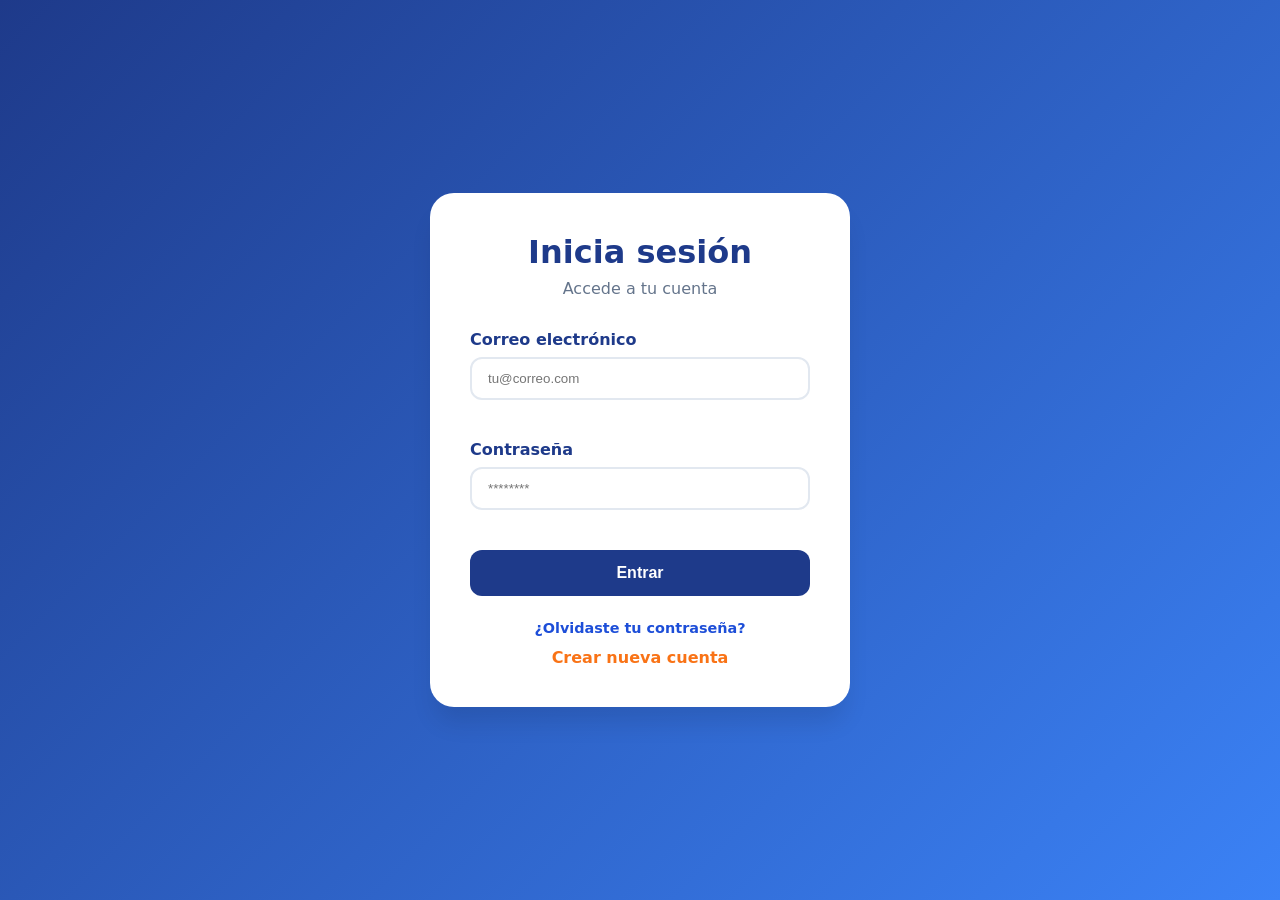
<file: maqueta/index.html>
<!DOCTYPE html>
<!-- Define documento HTML5 -->
<html lang="es">

<head>

    <!-- Codificación UTF-8 -->
    <meta charset="UTF-8">

    <!-- Responsive -->
    <meta name="viewport" content="width=device-width, initial-scale=1.0">

    <!-- Título -->
    <title>Sistema de Reservas</title>

    <!-- Redirección automática -->
    <meta http-equiv="refresh" content="0; url=login.html">

</head>

<body>

    <!-- Mensaje de respaldo -->
    <p>Redireccionando al login...</p>

</body>

</html>
</file>
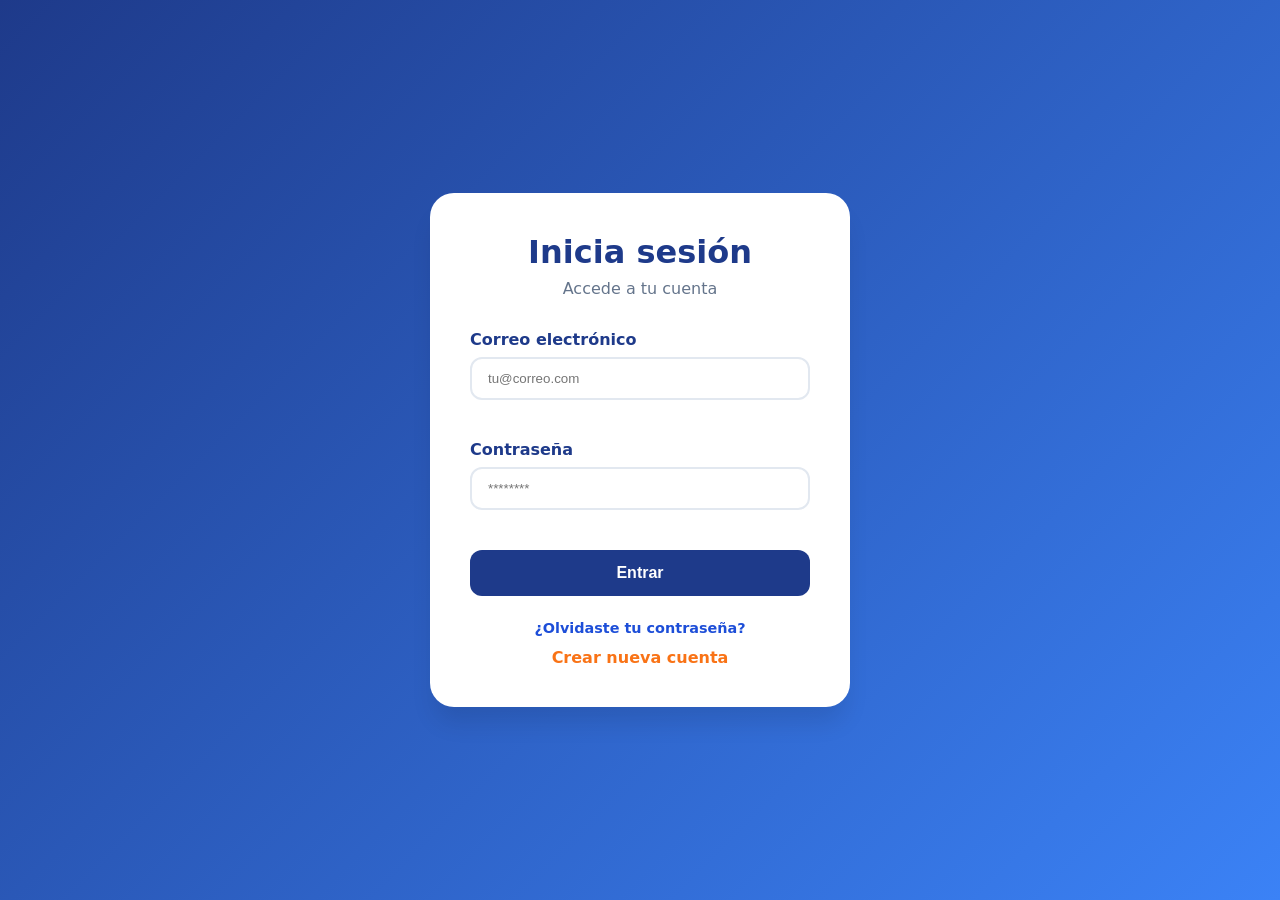
<file: maqueta/login.html>
<!DOCTYPE html>
<html lang="es">

<head>

    <meta charset="UTF-8">

    <meta name="viewport" content="width=device-width, initial-scale=1.0">

    <title>Inicia Sesión - Turnera</title>

    <!-- CSS -->
    <link rel="stylesheet" href="css/login.css">

</head>

<body class="login-page">

    <main class="login-card">

        <!-- Título -->
        <h1 class="login-title">Inicia sesión</h1>

        <p class="login-subtitle">
            Accede a tu cuenta
        </p>

        <!-- Formulario -->
        <form id="loginForm" novalidate>

            <!-- Email -->
            <div class="form-group">

                <label for="email">
                    Correo electrónico
                </label>

                <input
                    type="email"
                    id="email"
                    name="email"
                    placeholder="tu@correo.com"
                    required
                >

                <span
                    class="error-message"
                    id="emailError"
                ></span>

            </div>

            <!-- Password -->
            <div class="form-group">

                <label for="password">
                    Contraseña
                </label>

                <input
                    type="password"
                    id="password"
                    name="password"
                    placeholder="********"
                    required
                >

                <span
                    class="error-message"
                    id="passwordError"
                ></span>

            </div>

            <!-- Botón -->
            <button
                type="submit"
                id="btnEntrar"
                class="btn-primary"
            >
                Entrar
            </button>

        </form>

        <!-- Links -->
        <div class="login-footer">

            <a
                href="recuperar.html"
                class="link-secondary"
            >
                ¿Olvidaste tu contraseña?
            </a>

            <a
                href="registro.html"
                class="link-accent"
            >
                Crear nueva cuenta
            </a>

        </div>

    </main>

    <!-- JS -->
    <script src="js/login.js"></script>

</body>

</html>
</file>
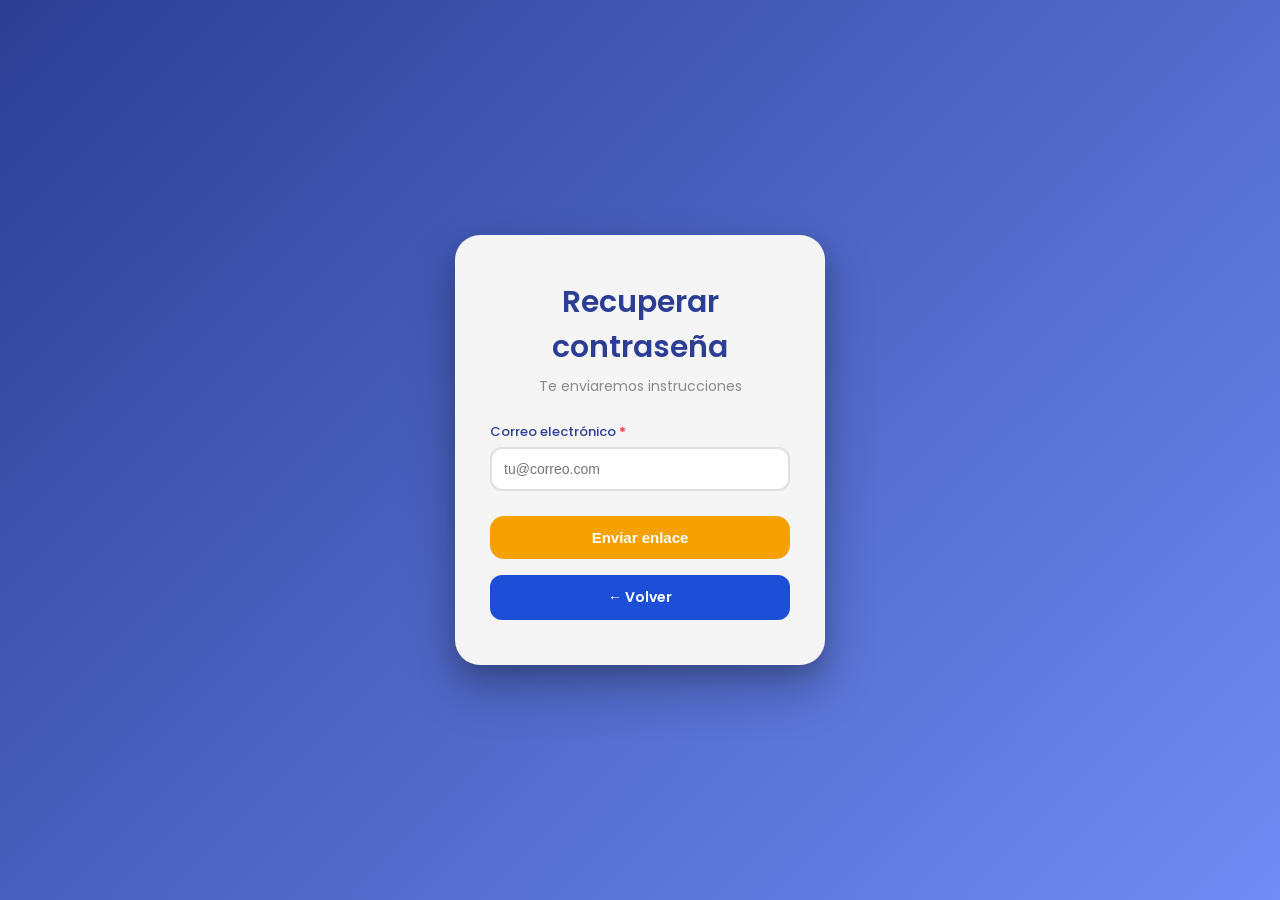
<file: maqueta/recuperar.html>
<!DOCTYPE html>
<html lang="es">

<head>

    <meta charset="UTF-8">

    <meta name="viewport"
          content="width=device-width, initial-scale=1.0">

    <title>Recuperar contraseña</title>

    <link rel="stylesheet"
          href="css/recuperar.css">

</head>

<body>

    <div class="contenedor">

        <!-- Formulario -->
        <div id="pantalla-formulario">

            <header>

                <h1>Recuperar contraseña</h1>

                <p>Te enviaremos instrucciones</p>

            </header>

            <form id="recuperarForm">

                <label class="required-recuperar">
                    Correo electrónico
                </label>

                <input
                    type="email"
                    id="email"
                    placeholder="tu@correo.com"
                    required
                >

                <button
                    type="submit"
                    class="btn-naranja"
                >
                    Enviar enlace
                </button>

                <a href="login.html" class="btn-volver-azul">← Volver</a>
                

            </form>

        </div>

        <!-- Éxito -->
        <div id="pantalla-exito"
             style="display:none;">

            <header>

                <h1>Correo enviado</h1>

                <p>Revisa tu bandeja</p>

            </header>

            <div class="alerta-mensaje-verde">

                ✓ Revisa tu correo para recuperar tu contraseña

            </div>

        </div>

    </div>

    <!-- JS -->
    <script src="js/recuperar.js"></script>

</body>

</html>
</file>
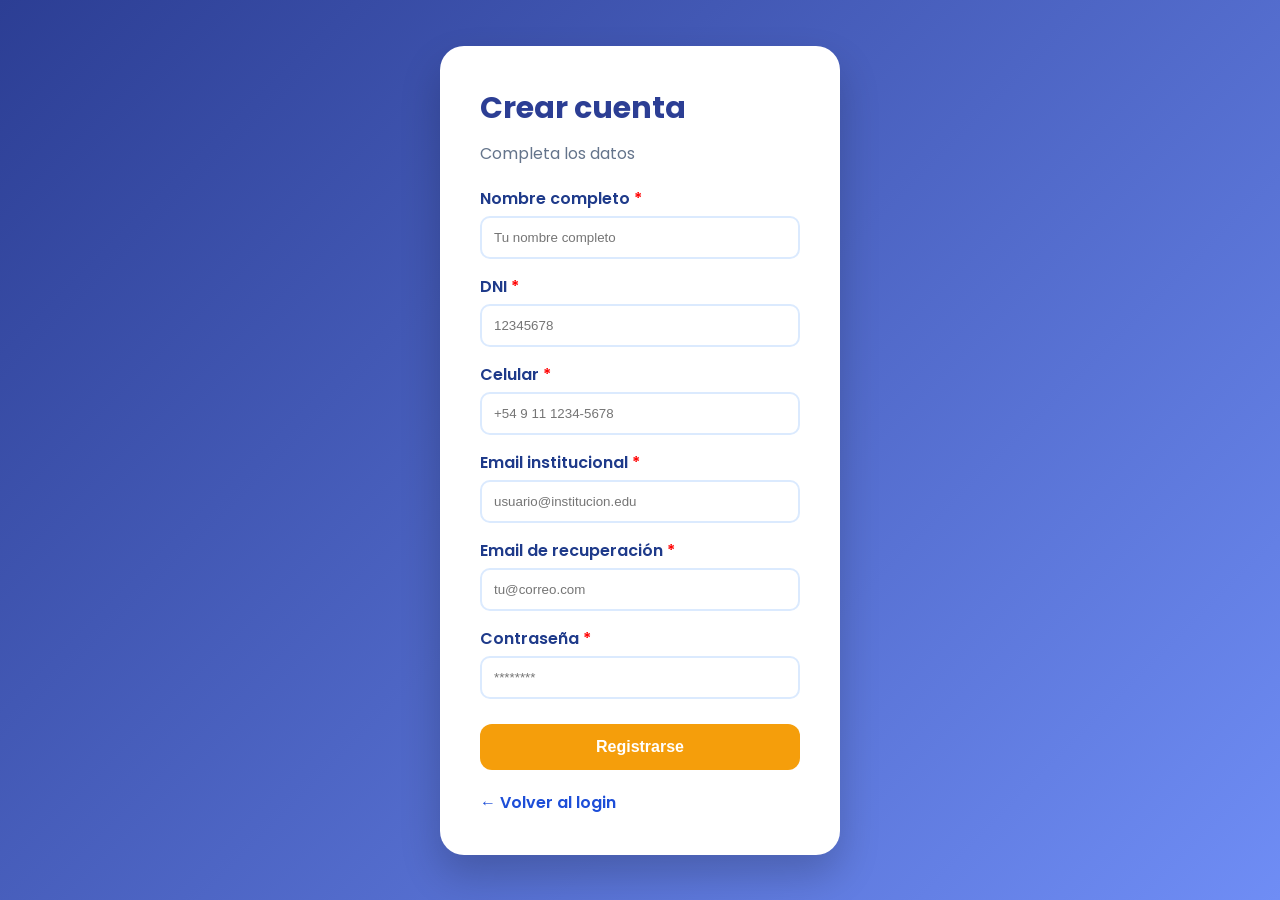
<file: maqueta/registro.html>
<!DOCTYPE html>
<html lang="es">

<head>

    <meta charset="UTF-8">

    <meta name="viewport"
          content="width=device-width, initial-scale=1.0">

    <title>Registro</title>

    <!-- CSS -->
    <link rel="stylesheet"
          href="css/registro.css">

</head>

<body>

    <!-- Contenedor principal -->
    <div class="contenedor">

        <!-- Pantalla formulario -->
        <div id="pantalla-registro">

            <header>

                <h1>Crear cuenta</h1>

                <p>Completa los datos</p>

            </header>

            <!-- Formulario -->
            <form id="registroForm">

                <!-- Nombre -->
                <label class="required-label">
                    Nombre completo
                </label>

                <input
                    type="text"
                    id="nombre"
                    placeholder="Tu nombre completo"
                    required
                >

                <!-- DNI -->
                <label class="required-label">
                    DNI
                </label>

                <input
                    type="text"
                    id="dni"
                    placeholder="12345678"
                    required
                >

                <!-- Celular -->
                <label class="required-label">
                    Celular
                </label>

                <input
                    type="text"
                    id="celular"
                    placeholder="+54 9 11 1234-5678"
                    required
                >

                <!-- Email institucional -->
                <label class="required-label">
                    Email institucional
                </label>

                <input
                    type="email"
                    id="emailInstitucional"
                    placeholder="usuario@institucion.edu"
                    required
                >

                <!-- Email recuperación -->
                <label class="required-label">
                    Email de recuperación
                </label>

                <input
                    type="email"
                    id="emailRecuperacion"
                    placeholder="tu@correo.com"
                    required
                >

                <!-- Password -->
                <label class="required-label">
                    Contraseña
                </label>

                <input
                    type="password"
                    id="password"
                    placeholder="********"
                    required
                >

                <!-- Botón -->
                <button
                    type="submit"
                    class="btn-registro"
                >
                    Registrarse
                </button>

            </form>

            <!-- Volver -->
            <a href="login.html"
               class="link link-azul">

                ← Volver al login

            </a>

        </div>

        <!-- Pantalla éxito -->
        <div id="pantalla-exito-registro"
             style="display:none;">

            <header>

                <h1>¡Bienvenido!</h1>

                <p>Tu cuenta ha sido creada</p>

            </header>

            <a href="login.html"
               class="link-volver">

                ← Ir al login

            </a>

            <div class="alerta-mensaje-verde">

                ✓ Registro completado correctamente

            </div>

        </div>

    </div>

    <!-- JS -->
    <script src="js/registro.js"></script>

</body>

</html>
</file>
<file: maqueta/css/login.css>
:root {

    --primary-blue: #1d4ed8;

    --hover-blue: #1e40af;

    --orange-accent: #f97316;

    --error-red: #ef4444;

    --text-muted: #64748b;
}

/* Reset */

* {

    box-sizing: border-box;

    margin: 0;

    padding: 0;
}

/* Body */

.login-page {

    background:
        linear-gradient(
            135deg,
            #1e3a8a 0%,
            #3b82f6 100%
        );

    height: 100vh;

    display: flex;

    justify-content: center;

    align-items: center;

    font-family:
        'Inter',
        system-ui,
        sans-serif;
}

/* Card */

.login-card {

    background: white;

    padding: 2.5rem;

    border-radius: 24px;

    width: 100%;

    max-width: 420px;

    box-shadow:
        0 20px 25px -5px
        rgba(0, 0, 0, 0.1);

    text-align: center;
}

/* Títulos */

.login-title {

    color: #1e3a8a;

    font-size: 2rem;

    margin-bottom: 0.5rem;
}

.login-subtitle {

    color: var(--text-muted);

    margin-bottom: 2rem;
}

/* Formulario */

.form-group {

    text-align: left;

    margin-bottom: 1.25rem;
}

.form-group label {

    display: block;

    color: #1e3a8a;

    font-weight: 600;

    margin-bottom: 0.5rem;
}

/* Inputs */

input {

    width: 100%;

    padding: 0.75rem 1rem;

    border: 2px solid #e2e8f0;

    border-radius: 12px;

    outline: none;

    transition: border-color 0.2s;
}

input:focus {

    border-color: var(--primary-blue);
}

input.invalid {

    border-color: var(--error-red);
}

/* Errores */

.error-message {

    color: var(--error-red);

    font-size: 0.75rem;

    height: 1rem;

    display: block;

    margin-top: 0.25rem;
}

/* Botón */

.btn-primary {

    width: 100%;

    padding: 0.85rem;

    background: #1e3a8a;

    color: white;

    border: none;

    border-radius: 12px;

    font-weight: bold;

    font-size: 1rem;

    cursor: pointer;

    transition: background 0.3s;
}

.btn-primary:hover {

    background: var(--hover-blue);
}

/* Footer */

.login-footer {

    margin-top: 1.5rem;

    display: flex;

    flex-direction: column;

    gap: 0.75rem;
}

/* Links */

.link-secondary {

    color: var(--primary-blue);

    text-decoration: none;

    font-size: 0.9rem;

    font-weight: 600;
}

.link-accent {

    color: var(--orange-accent);

    text-decoration: none;

    font-weight: bold;
}

.link-accent:hover {

    text-decoration: underline;
}
</file>
<file: maqueta/css/recuperar.css>
/* --- CONFIGURACIÓN GLOBAL --- */
@import url('https://fonts.googleapis.com/css2?family=Poppins:wght@300;400;600&display=swap');

* {
    margin: 0;
    padding: 0;
    box-sizing: border-box;
}

body {
    height: 100vh;
    display: flex;
    justify-content: center;
    align-items: center;
    font-family: 'Poppins', sans-serif;
    background: linear-gradient(135deg, #2c3e94 0%, #6f8df5 100%);
}

/* --- CONTENEDOR PRINCIPAL --- */
.contenedor {
    background: #f5f5f5;
    width: 370px;
    padding: 45px 35px;
    border-radius: 25px;
    text-align: center;
    box-shadow: 
        0px 25px 50px rgba(0,0,0,0.25),
        0px 10px 20px rgba(0,0,0,0.15);
    animation: aparecer 0.6s ease;
}

/* --- TEXTOS --- */
h1 {
    color: #2c3e94;
    font-size: 30px;
    font-weight: 600;
    margin-bottom: 6px;
}

p {
    color: #8a8a8a;
    margin-bottom: 25px;
    font-size: 14px;
}

/* --- FORMULARIO --- */
label {
    display: block;
    text-align: left;
    font-size: 13px;
    color: #2c3e94;
    margin-bottom: 5px;
    margin-top: 12px;
    font-weight: 500;
}

.required-recuperar::after {
    content: " *";
    color: #f53d3d;
    font-weight: bold;
}

input {
    width: 100%;
    padding: 12px;
    border-radius: 12px;
    border: 2px solid #e0e0e0;
    font-size: 14px;
    outline: none;
    transition: all 0.2s ease;
}

input:focus {
    border-color: #6f8df5;
    box-shadow: 0 0 0 3px rgba(111,141,245,0.2);
}

/* --- BOTONES Y LINKS --- */
button[type="submit"] {
    width: 100%;
    padding: 13px;
    border: none;
    border-radius: 14px;
    font-weight: 600;
    margin-top: 25px;
    cursor: pointer;
    font-size: 15px;
    transition: all 0.2s ease;
}

.btn-naranja {
    background: #f5a100;
    color: white;
}

.btn-naranja:hover {
    background: #d88c00;
    transform: translateY(-2px);
    box-shadow: 0 5px 15px rgba(245, 161, 0, 0.3);
}

.link, .link-azul {
    display: block;
    margin-top: 20px;
    font-size: 13px;
    text-decoration: none;
    color: #2c3e94;
    transition: 0.2s;
    font-weight: 500;
}

.link:hover, .link-azul:hover, .link-volver:hover {
    text-decoration: underline;
    opacity: 0.8;
}

/* --- ESTILOS DE LA VISTA DE ÉXITO (NUEVO) --- */

.link-volver {
    display: inline-block;
    margin: 15px 0;
    color: #2c3e94;
    text-decoration: none;
    font-weight: 600;
    font-size: 14px;
}

.alerta-mensaje-verde {
    margin-top: 25px;
    padding: 20px;
    border: 2px solid #2ecc71; /* El verde de tu imagen */
    background-color: #ebfaf2; /* Fondo sutil */
    border-radius: 15px;
    color: #2ecc71;
    font-weight: 600;
    font-size: 15px;
    text-align: center;
    line-height: 1.4;
}

/* Clases para el control de JavaScript */
.fade-in {
    animation: aparecerRebote 0.5s ease forwards;
}

/* --- ANIMACIONES --- */

@keyframes aparecer {
    from { opacity: 0; transform: translateY(30px) scale(0.98); }
    to { opacity: 1; transform: translateY(0) scale(1); }
}

@keyframes aparecerRebote {
    0% { opacity: 0; transform: scale(0.9) translateY(-20px); }
    70% { transform: scale(1.05) translateY(5px); }
    100% { opacity: 1; transform: scale(1) translateY(0); }
}

@keyframes desaparecerSuave {
    from { opacity: 1; transform: translateY(0); }
    to { opacity: 0; transform: translateY(-20px); }
}

.btn-volver-azul {
    background-color: #1d4ed8;
    color: white;
    padding: 12px 25px;
    border-radius: 12px;
    text-decoration: none;
    font-weight: 600;
    font-size: 14px;
    display: flex;
    align-items: center;
    justify-content: center; /* Centra el texto y la flecha horizontalmente */
    
    /* Nueva propiedad para separar el botón */
    margin-top: 16px;        /* Puedes subir o bajar este número (ej. 20px) según el espacio que quieras */
}
</file>
<file: maqueta/css/registro.css>
/* Fuente */

@import url('https://fonts.googleapis.com/css2?family=Poppins:wght@300;400;600&display=swap');

/* Reset */

* {

    margin: 0;

    padding: 0;

    box-sizing: border-box;
}

/* Body */

body {

    height: 100vh;

    display: flex;

    justify-content: center;

    align-items: center;

    font-family: 'Poppins', sans-serif;

    background:
        linear-gradient(
            135deg,
            #2c3e94 0%,
            #6f8df5 100%
        );
}

/* Contenedor */

.contenedor {

    background: #ffffff;

    width: 400px;

    padding: 40px;

    border-radius: 24px;

    box-shadow:
        0 20px 40px rgba(0,0,0,0.2);
}

/* Títulos */

h1 {

    color: #2c3e94;

    margin-bottom: 10px;

    font-size: 30px;
}

p {

    color: #64748b;

    margin-bottom: 20px;
}

/* Labels */

label {

    display: block;

    margin-top: 15px;

    margin-bottom: 5px;

    color: #1e3a8a;

    font-weight: 600;
}

/* Required */

.required-label::after {

    content: " *";

    color: red;
}

/* Inputs */

input {

    width: 100%;

    padding: 12px;

    border-radius: 10px;

    border: 2px solid #dbeafe;

    outline: none;
}

input:focus {

    border-color: #2563eb;
}

/* Botón */

.btn-registro {

    width: 100%;

    margin-top: 25px;

    padding: 14px;

    border: none;

    border-radius: 12px;

    background: #f59e0b;

    color: white;

    font-size: 16px;

    font-weight: bold;

    cursor: pointer;
}

.btn-registro:hover {

    background: #d97706;
}

/* Links */

.link,
.link-volver {

    display: inline-block;

    margin-top: 20px;

    color: #1d4ed8;

    text-decoration: none;

    font-weight: 600;
}

/* Alert éxito */

.alerta-mensaje-verde {

    margin-top: 25px;

    background: #ecfdf5;

    border: 2px solid #10b981;

    color: #10b981;

    padding: 15px;

    border-radius: 12px;

    text-align: center;

    font-weight: bold;
}
</file>
